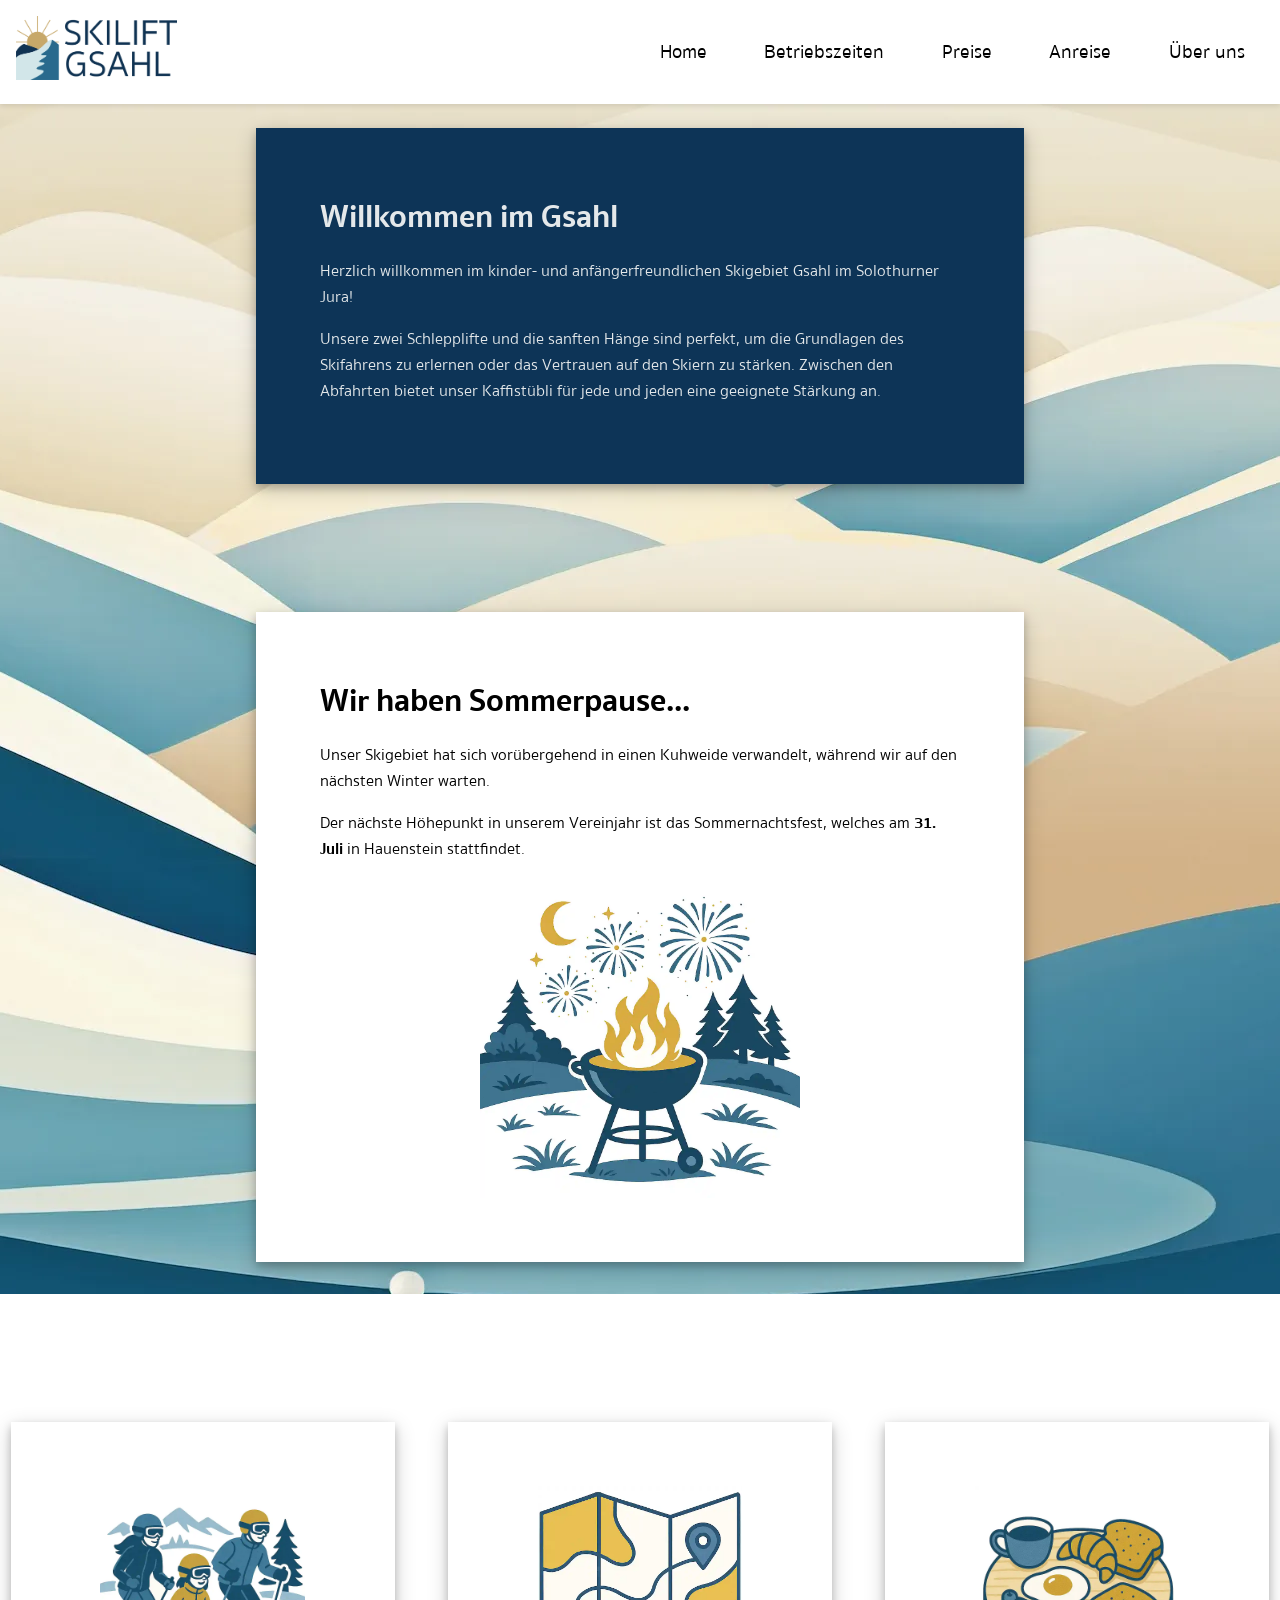
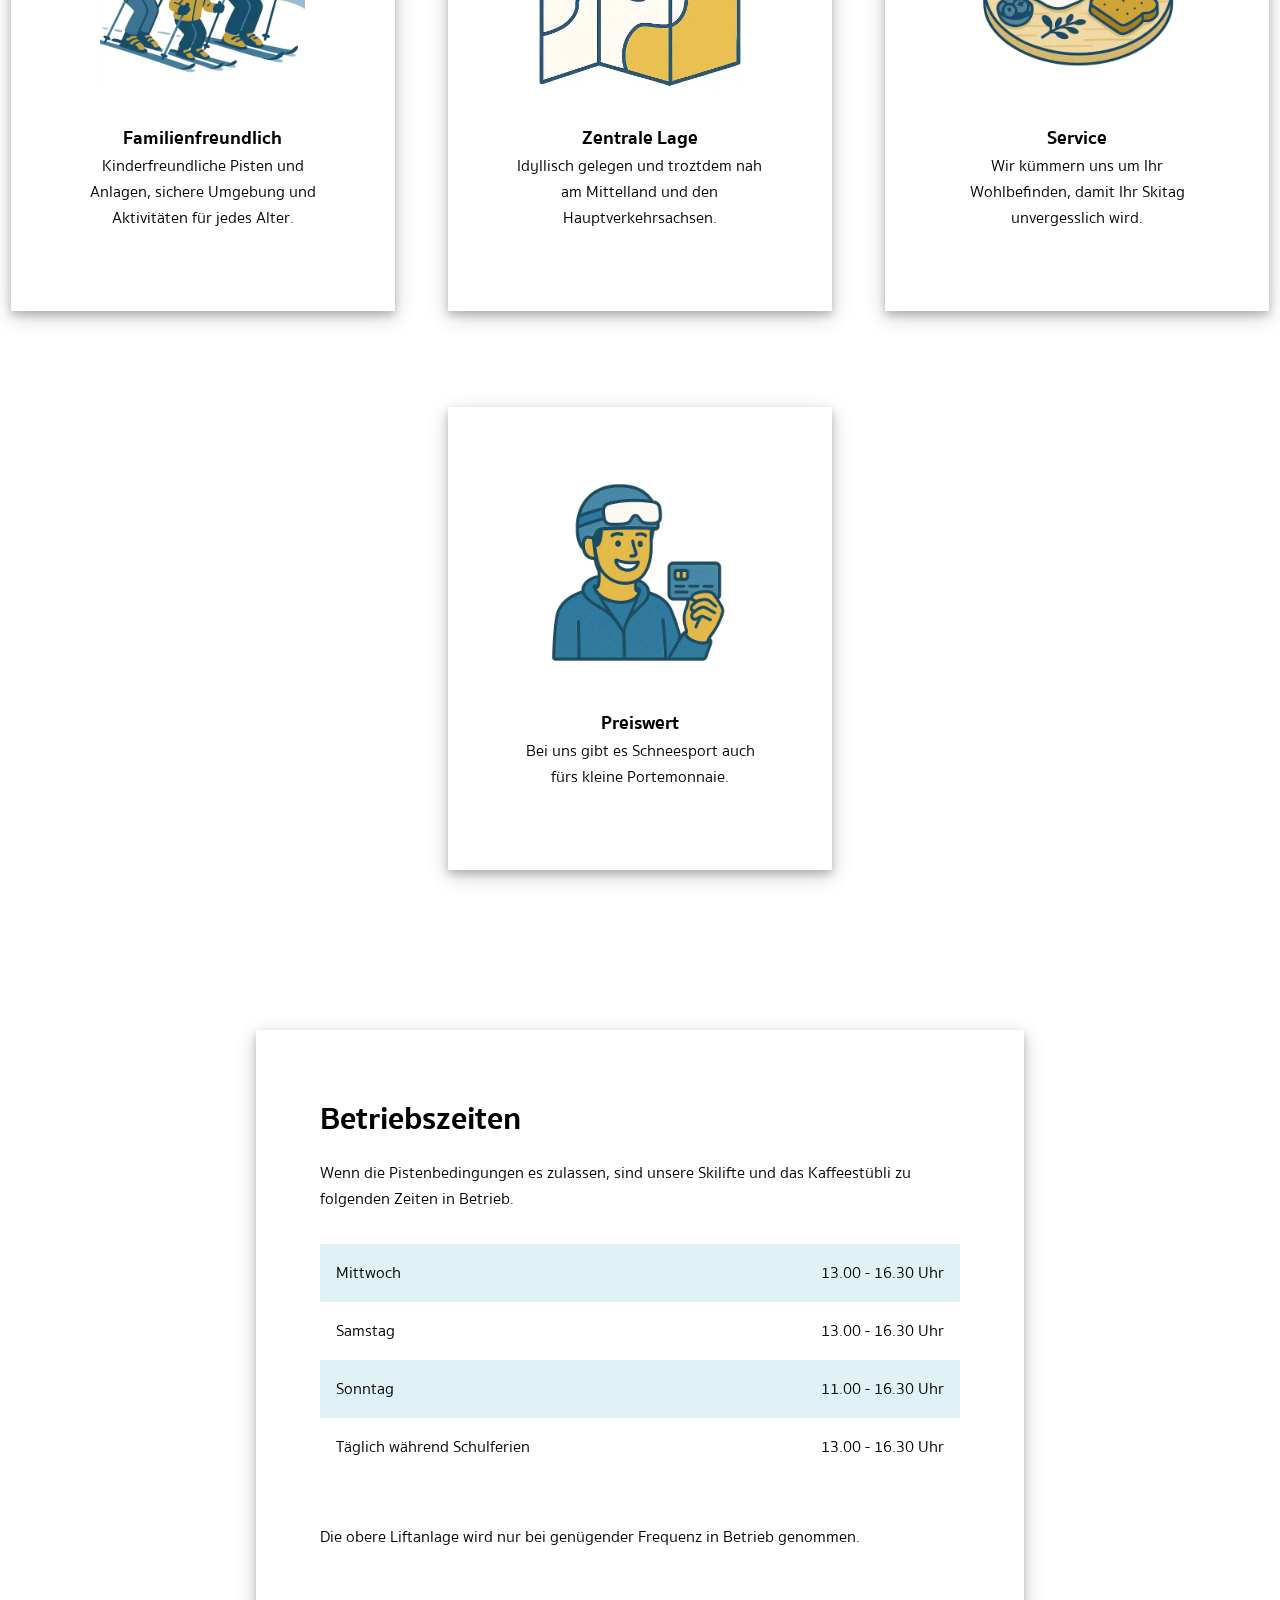
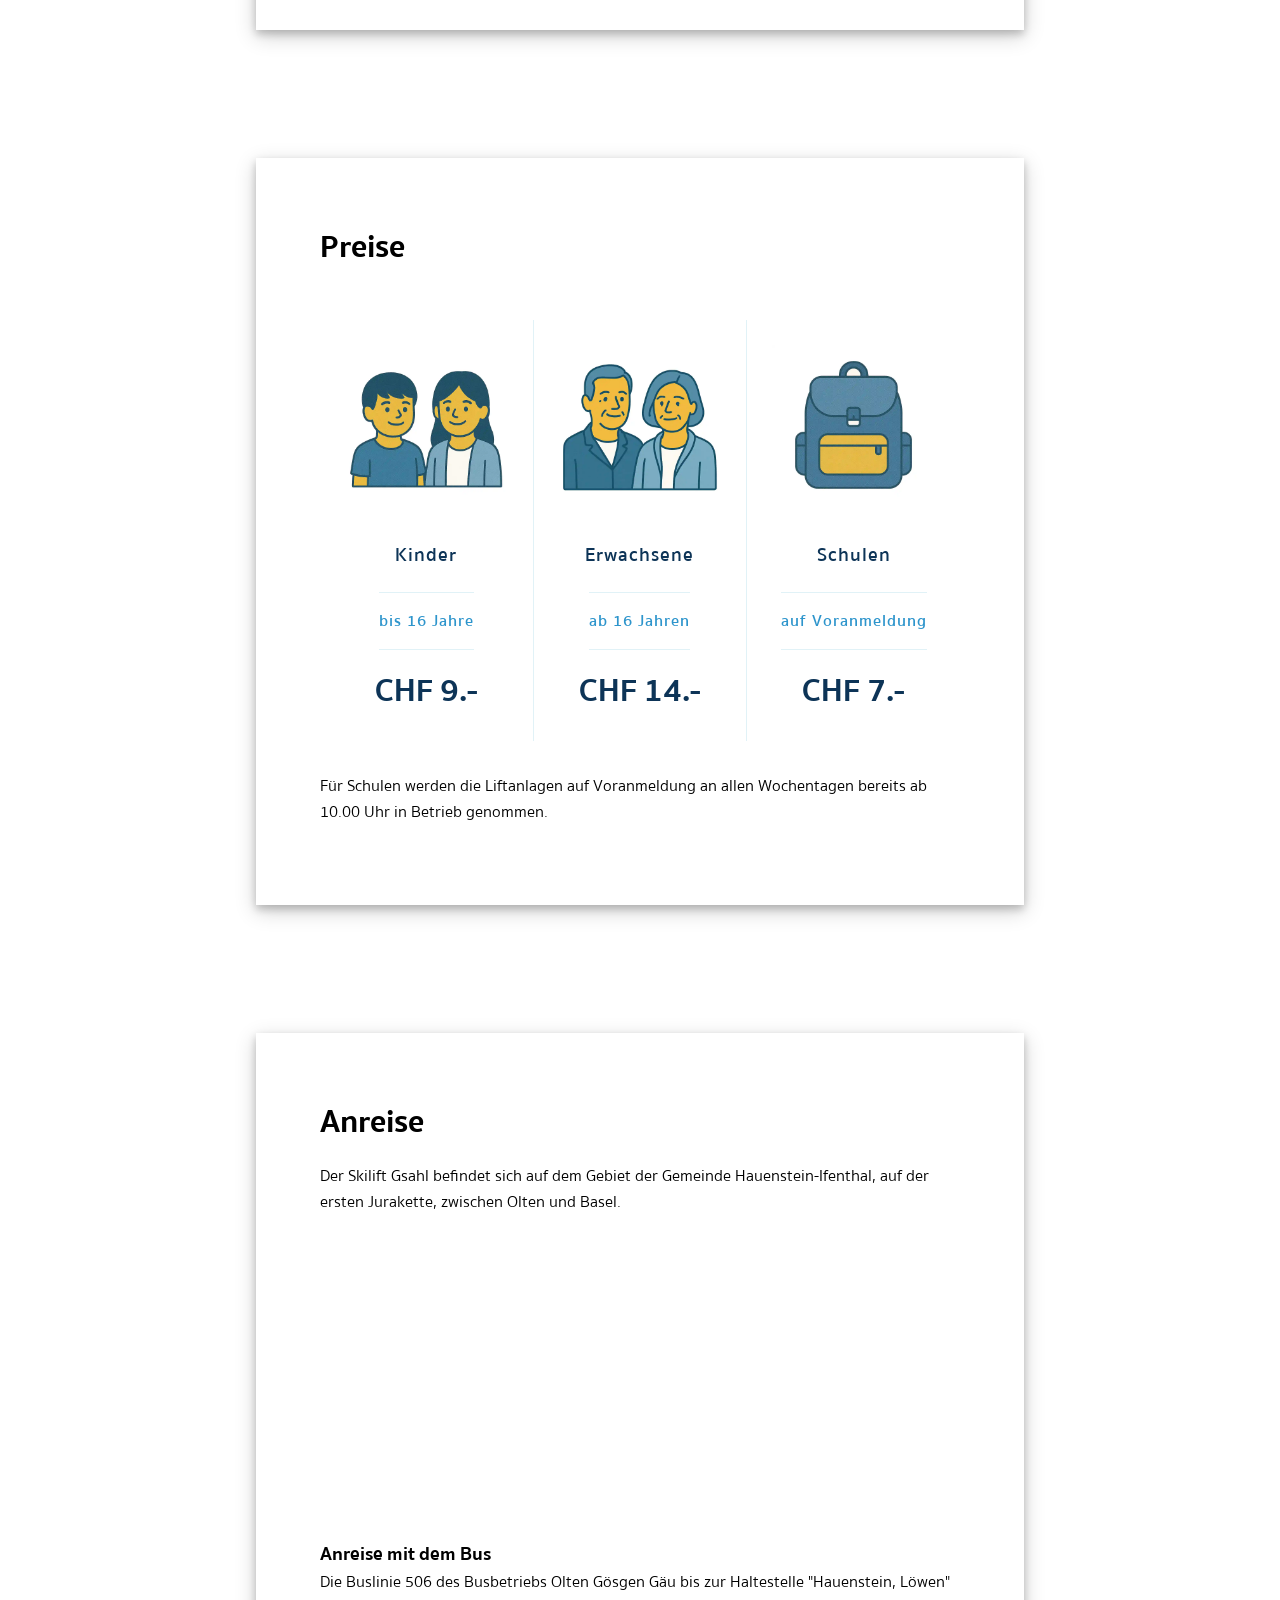
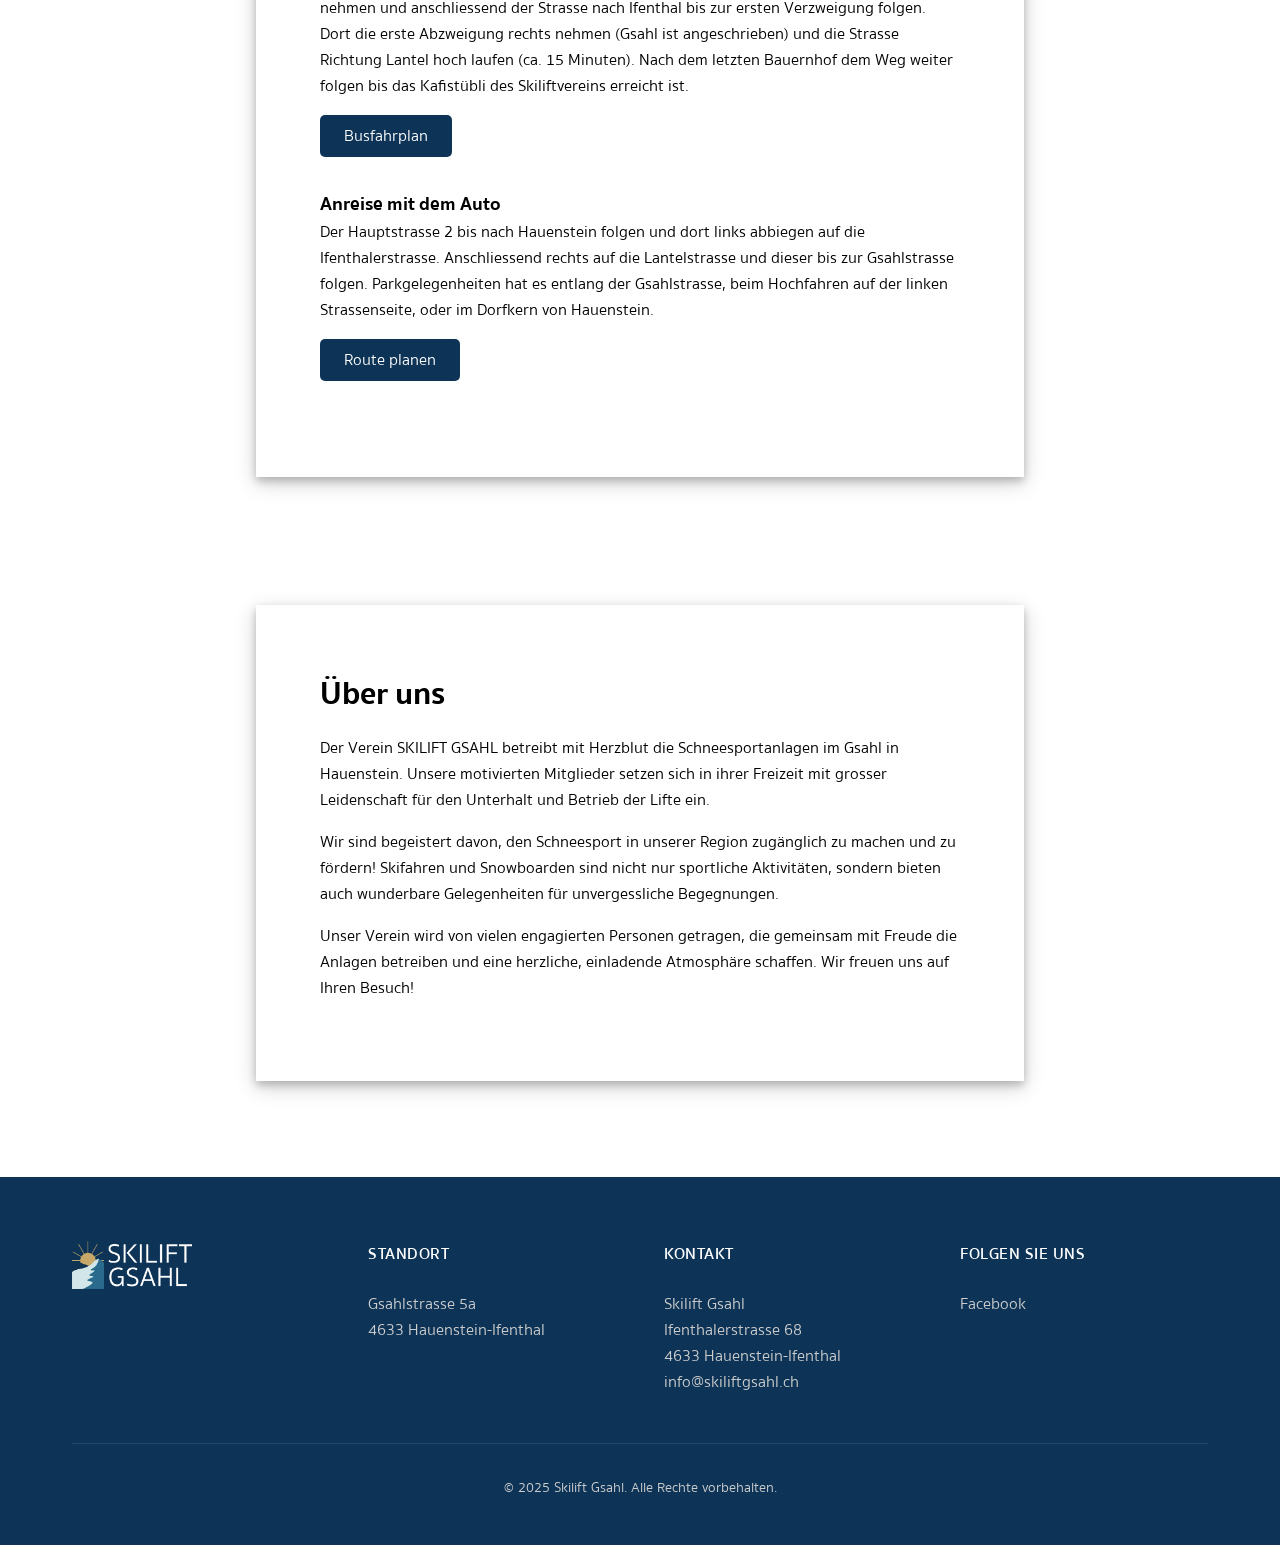
<file: index.html>
<!DOCTYPE html>
<html lang="de">

<head>
    <title>Skilift Gsahl Hauenstein-Ifenthal</title>
    <meta name="description"
        content="Familienfreundliches Skigebiet Skilift Gsahl: Winterspass in der Nähe von Mittelland und Olten. Pisten für Gross & Klein.">
    <meta charset="UTF-8">
    <meta name="viewport" content="width=device-width, initial-scale=1">
    <link rel="stylesheet" href="css/styles.css">
    <link rel="stylesheet" href="font/sukhumvitset/stylesheet.css">

    <link rel="apple-touch-icon" sizes="180x180" href="img/apple-touch-icon.webp">
    <link rel="icon" type="image/png" sizes="32x32" href="img/favicon-32x32.webp">
    <link rel="icon" type="image/png" sizes="16x16" href="img/favicon-16x16.webp">
    <link rel="manifest" href="site.webmanifest">

    <link rel="canonical" href="https://skiliftgsahl.ch">
</head>

<body>

    <nav class="navigation">
        <div class="nav-logo">
            <a href="#" title="Skilift Gsahl">
                <img src="img/logo-skilift.webp" class="logo" alt="Logo des Skilift Gsahl">
            </a>
        </div>
        <div class="nav-links">
            <input id="nav-toggle-input" type="checkbox">
            <label for="nav-toggle-input">☰</label>
            <ul>
                <li><a href="#">Home</a></li>
                <li><a href="#betriebszeiten">Betriebszeiten</a></li>
                <li><a href="#preise">Preise</a></li>
                <li><a href="#anreise">Anreise</a></li>
                <li><a href="#ueber-uns">Über uns</a></li>
            </ul>
        </div>
    </nav>

    <main>
        <section class="with-background">
            <h1 class="invisible">
                Informationen zum Betrieb der Pisten und der Schlepplifte im Gsahl, Hauenstein durch
                den Verein SKILIFT GSAHL
            </h1>
            <article class="dark">
                <header>
                    <h2 class="very-large">Willkommen im Gsahl</h2>
                    <p>
                        Herzlich willkommen im kinder- und anfängerfreundlichen Skigebiet Gsahl im Solothurner Jura!
                    </p>
                    <p>
                        Unsere zwei Schlepplifte und die sanften Hänge sind perfekt, um die Grundlagen des
                        Skifahrens zu erlernen oder das Vertrauen auf den Skiern zu stärken. Zwischen den Abfahrten
                        bietet unser Kaffistübli für jede und jeden eine geeignete Stärkung an.
                    </p>
                </header>
            </article>

            <article>
                <header>
                    <h2>Wir haben Sommerpause...</h2>
                    <p>
                        Unser Skigebiet hat sich vorübergehend in einen Kuhweide verwandelt, während wir auf den nächsten Winter warten.
                    </p>
                    <p>
                        Der nächste Höhepunkt in unserem Vereinjahr ist das Sommernachtsfest, welches am <b>31. Juli</b> in
                        Hauenstein stattfindet.
                    </p>
                </header>
                <img class="default-image" src="img/summer-night.webp"
                    alt="Minimalistische Flat-Style-Grafik eines festlich geschmückten Grills zum 1. August">
            </article>

        </section>
        <section class="section-card">
            <h2 class="invisible">Unsere Vorzüge</h2>

            <article class="article-card">
                <header>
                    <img class="card-image" src="img/family.webp" alt="Familie in Skiausrüstung">
                    <h3>Familienfreundlich</h3>
                    <p>
                        Kinderfreundliche Pisten und Anlagen, sichere Umgebung und Aktivitäten für jedes Alter.
                    </p>
                </header>
            </article>

            <article class="article-card">
                <header>
                    <img class="card-image" src="img/location.webp" alt="Eine abstrakte Karte">
                    <h3>Zentrale Lage</h3>
                    <p>
                        Idyllisch gelegen und troztdem nah am Mittelland und den Hauptverkehrsachsen.
                    </p>
                </header>
            </article>

            <article class="article-card">
                <header>
                    <img class="card-image" src="img/service.webp" alt="Eine Zwischenmahlzeit">
                    <h3>Service</h3>
                    <p>
                        Wir kümmern uns um Ihr Wohlbefinden, damit Ihr Skitag unvergesslich wird.
                    </p>
                </header>
            </article>

            <article class="article-card">
                <header>
                    <img class="card-image" src="img/affordable.webp" alt="Person mit einer Krditkarte">
                    <h3>Preiswert</h3>
                    <p>
                        Bei uns gibt es Schneesport auch fürs kleine Portemonnaie.
                    </p>
                </header>
            </article>

        </section>
        <section>
            <h2 class="invisible">Informationen für Gäste</h2>
            <article id="betriebszeiten">
                <header>
                    <h2>Betriebszeiten</h2>
                    <p>
                        Wenn die Pistenbedingungen es zulassen, sind unsere Skilifte und das Kaffeestübli zu folgenden
                        Zeiten in Betrieb.
                    </p>
                </header>
                <table>
                    <tbody>
                        <tr>
                            <td>Mittwoch</td>
                            <td>13.00 - 16.30 Uhr</td>
                        </tr>
                        <tr>
                            <td>Samstag</td>
                            <td>13.00 - 16.30 Uhr</td>
                        </tr>
                        <tr>
                            <td>Sonntag</td>
                            <td>11.00 - 16.30 Uhr</td>
                        </tr>
                        <tr>
                            <td>Täglich während Schulferien</td>
                            <td>13.00 - 16.30 Uhr</td>
                        </tr>
                    </tbody>
                </table>
                <p>
                    Die obere Liftanlage wird nur bei genügender Frequenz in Betrieb genommen.
                </p>
            </article>

            <article id="preise">
                <header>
                    <h2>Preise</h2>
                </header>
                <div class="pricing-table">

                    <div class="pricing-plan">
                        <img src="img/children.webp" alt="Kinder" class="pricing-img">
                        <h3 class="pricing-header">Kinder</h3>
                        <span class="pricing-features">bis 16 Jahre</span>
                        <span class="pricing-price">CHF 9.-</span>
                    </div>

                    <div class="pricing-plan">
                        <img src="img/adults.webp" alt="Erwachsene" class="pricing-img">
                        <h3 class="pricing-header">Erwachsene</h3>
                        <span class="pricing-features">ab 16 Jahren</span>
                        <span class="pricing-price">CHF 14.-</span>
                    </div>


                    <div class="pricing-plan">
                        <img src="img/school.webp" alt="Eine Schultasche" class="pricing-img">
                        <h3 class="pricing-header">Schulen</h3>
                        <span class="pricing-features">auf Voranmeldung</span>
                        <span class="pricing-price">CHF 7.-</span>
                    </div>

                </div>

                <p>
                    Für Schulen werden die Liftanlagen auf Voranmeldung an allen Wochentagen bereits ab 10.00 Uhr in
                    Betrieb genommen.
                </p>

            </article>

            <article id="anreise">
                <header>
                    <h2>Anreise</h2>
                </header>
                <p>
                    Der Skilift Gsahl befindet sich auf dem Gebiet der Gemeinde Hauenstein-Ifenthal, auf der ersten
                    Jurakette, zwischen Olten und Basel.
                </p>
                <iframe
                    src="https://map.geo.admin.ch/embed.html?topic=swisstopo&amp;lang=de&amp;bgLayer=voidLayer&amp;zoom=10.966222982778431&amp;layers=ch.swisstopo.landeskarte-farbe-10,ch.swisstopo.landeskarte-grau-10,ch.swisstopo.pixelkarte-farbe-pk25.noscale,ch.swisstopo.pixelkarte-farbe-pk50.noscale,ch.swisstopo.pixelkarte-farbe-pk100.noscale,ch.swisstopo.pixelkarte-farbe-pk200.noscale,ch.swisstopo.pixelkarte-farbe-pk500.noscale,ch.swisstopo.pixelkarte-farbe-pk1000.noscale,KML%7C%7Chttps:%2F%2Fpublic.geo.admin.ch%2Fapi%2Fkml%2Ffiles%2Fp3KKn5O-TVqMNj5zvmGKLA&amp;layers_visibility=true,false,false,false,false,false,false,false,true&amp;catalogNodes=1396,1397&amp;E=2631636.92&amp;N=1247628.74"
                    class="map">
                </iframe>
                <h3>Anreise mit dem Bus</h3>
                <p>
                    Die Buslinie 506 des Busbetriebs Olten Gösgen Gäu bis zur Haltestelle "Hauenstein, Löwen" nehmen und
                    anschliessend der Strasse nach Ifenthal bis zur ersten Verzweigung folgen. Dort die erste Abzweigung
                    rechts nehmen (Gsahl ist angeschrieben) und die Strasse Richtung Lantel hoch laufen (ca. 15
                    Minuten). Nach dem letzten Bauernhof dem Weg weiter folgen bis das Kafistübli des Skiliftvereins
                    erreicht ist.
                </p>
                <a href="https://www.sbb.ch/de/kaufen/pages/fahrplan/fahrplan.xhtml?nach=4633+Hauenstein-Ifenthal+Gsahlstrasse+4"
                    class="button-link" target="_blank">
                    Busfahrplan
                </a>

                <h3>Anreise mit dem Auto </h3>
                <p>
                    Der Hauptstrasse 2 bis nach Hauenstein folgen und dort links abbiegen auf die Ifenthalerstrasse.
                    Anschliessend rechts auf die Lantelstrasse und dieser bis zur Gsahlstrasse folgen. Parkgelegenheiten
                    hat es entlang der Gsahlstrasse, beim Hochfahren auf der linken Strassenseite, oder im Dorfkern von
                    Hauenstein.
                </p>
                <a href="https://maps.app.goo.gl/jgj77Mjk9SDiYw5w7" class="button-link" target="_blank">
                    Route planen
                </a>
            </article>

            <article id="ueber-uns">
                <header>
                    <h2>Über uns</h2>
                </header>
                <p>
                    Der Verein SKILIFT GSAHL betreibt mit Herzblut die Schneesportanlagen im Gsahl in Hauenstein.
                    Unsere motivierten Mitglieder setzen sich in ihrer Freizeit mit grosser Leidenschaft für den
                    Unterhalt und Betrieb der Lifte ein.
                </p>
                <p>
                    Wir sind begeistert davon, den Schneesport in unserer Region zugänglich zu machen und zu fördern!
                    Skifahren und Snowboarden sind nicht nur sportliche Aktivitäten, sondern bieten auch wunderbare
                    Gelegenheiten für unvergessliche Begegnungen.
                </p>
                <p>
                    Unser Verein wird von vielen engagierten Personen getragen, die gemeinsam mit Freude die Anlagen
                    betreiben und eine herzliche, einladende Atmosphäre schaffen. Wir freuen uns auf Ihren Besuch!
                </p>
            </article>
        </section>
    </main>

    <footer>
        <div class="footer-container">
            <div class="footer-top">
                <div class="footer-column">
                    <img src="img/logo-skilift-white.webp" class="footer-logo" alt="Logo Skilift Gsahl">
                </div>
                <div class="footer-column">
                    <h3>Standort</h3>
                    <p>
                        Gsahlstrasse 5a<br />
                        4633 Hauenstein-Ifenthal
                    </p>
                </div>
                <div class="footer-column">
                    <h3>Kontakt</h3>
                    <p>
                        Skilift Gsahl<br />
                        Ifenthalerstrasse 68<br />
                        4633 Hauenstein-Ifenthal<br />
                        <a href="mailto:info@skiliftgsahl.ch">info@skiliftgsahl.ch</a>
                    </p>
                </div>
                <div class="footer-column">
                    <h3>Folgen Sie uns</h3>
                    <p>
                        <a href="https://www.facebook.com/skilift.gsahl" target="_blank" rel="noopener">Facebook</a>
                    </p>
                </div>
            </div>
            <div class="footer-bottom">
                <p>&copy; 2025 Skilift Gsahl. Alle Rechte vorbehalten.</p>
            </div>
        </div>
    </footer>

</body>

</html>
</file>
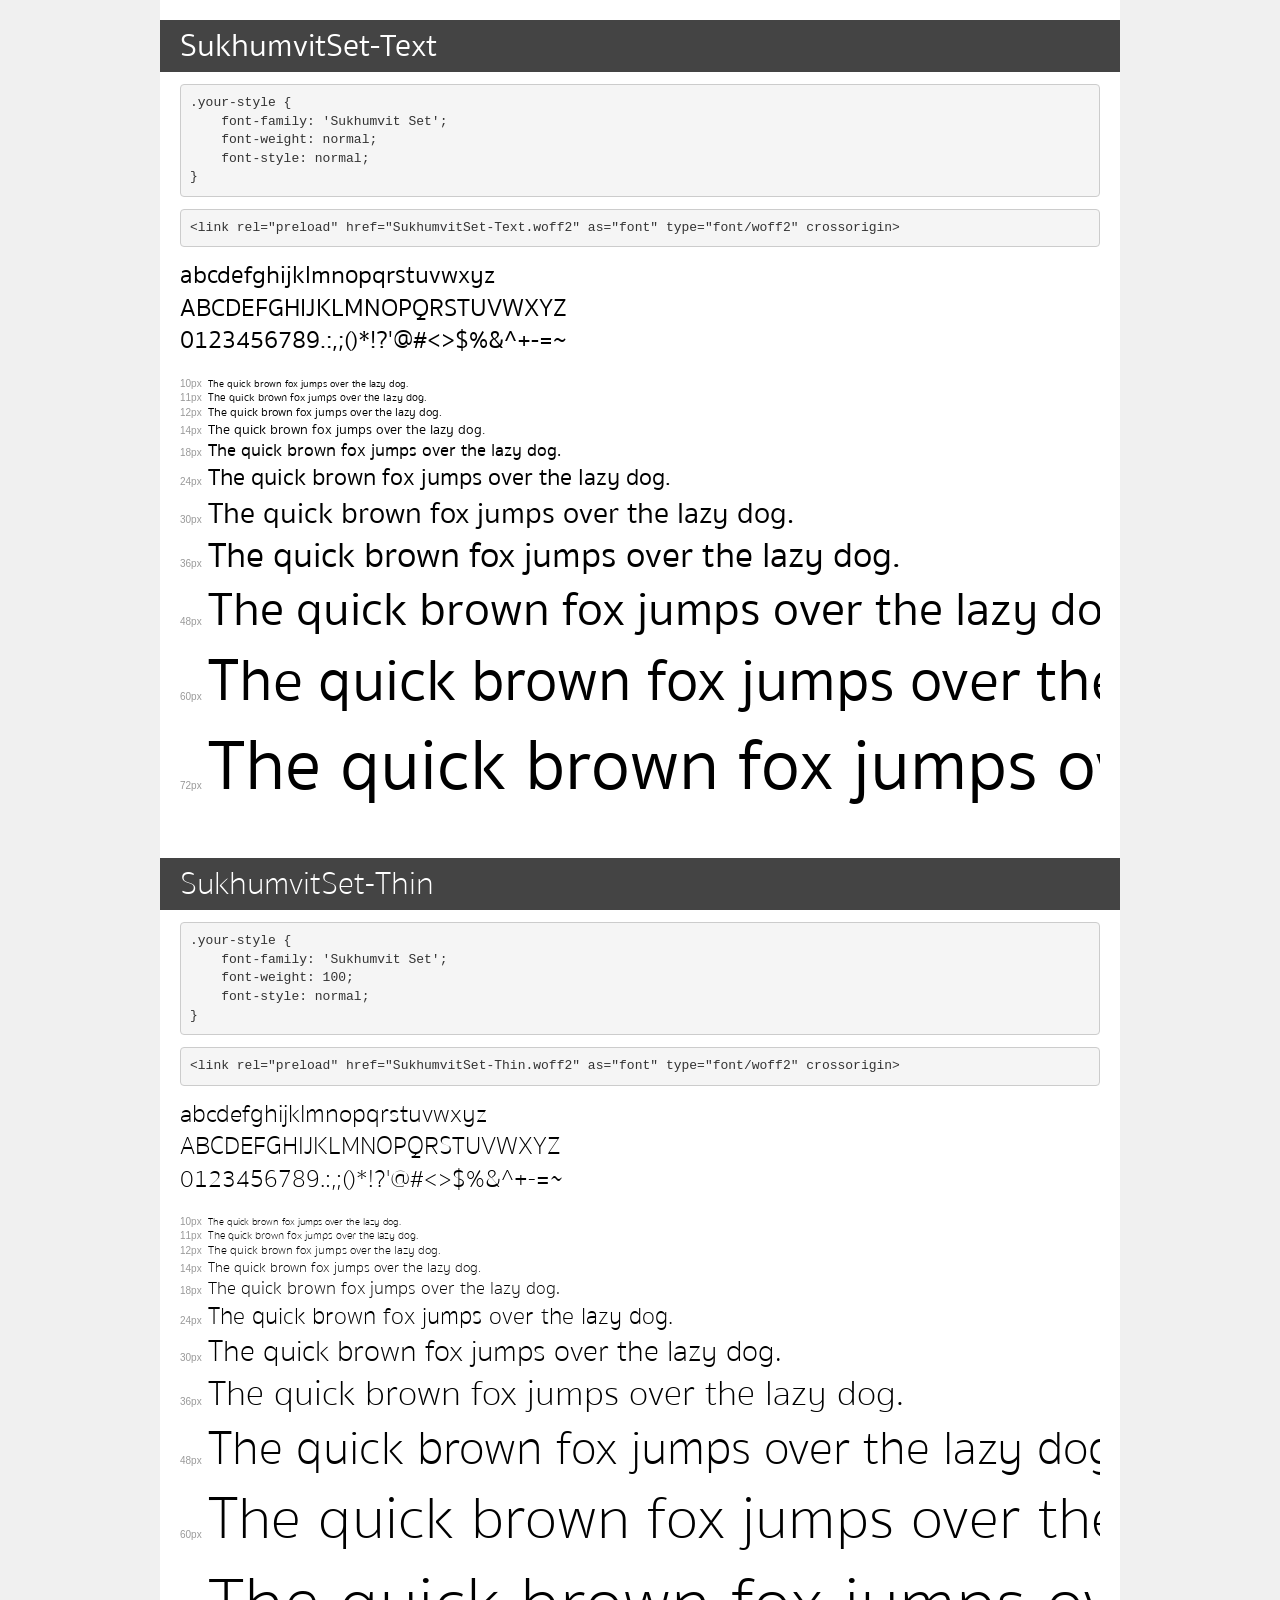
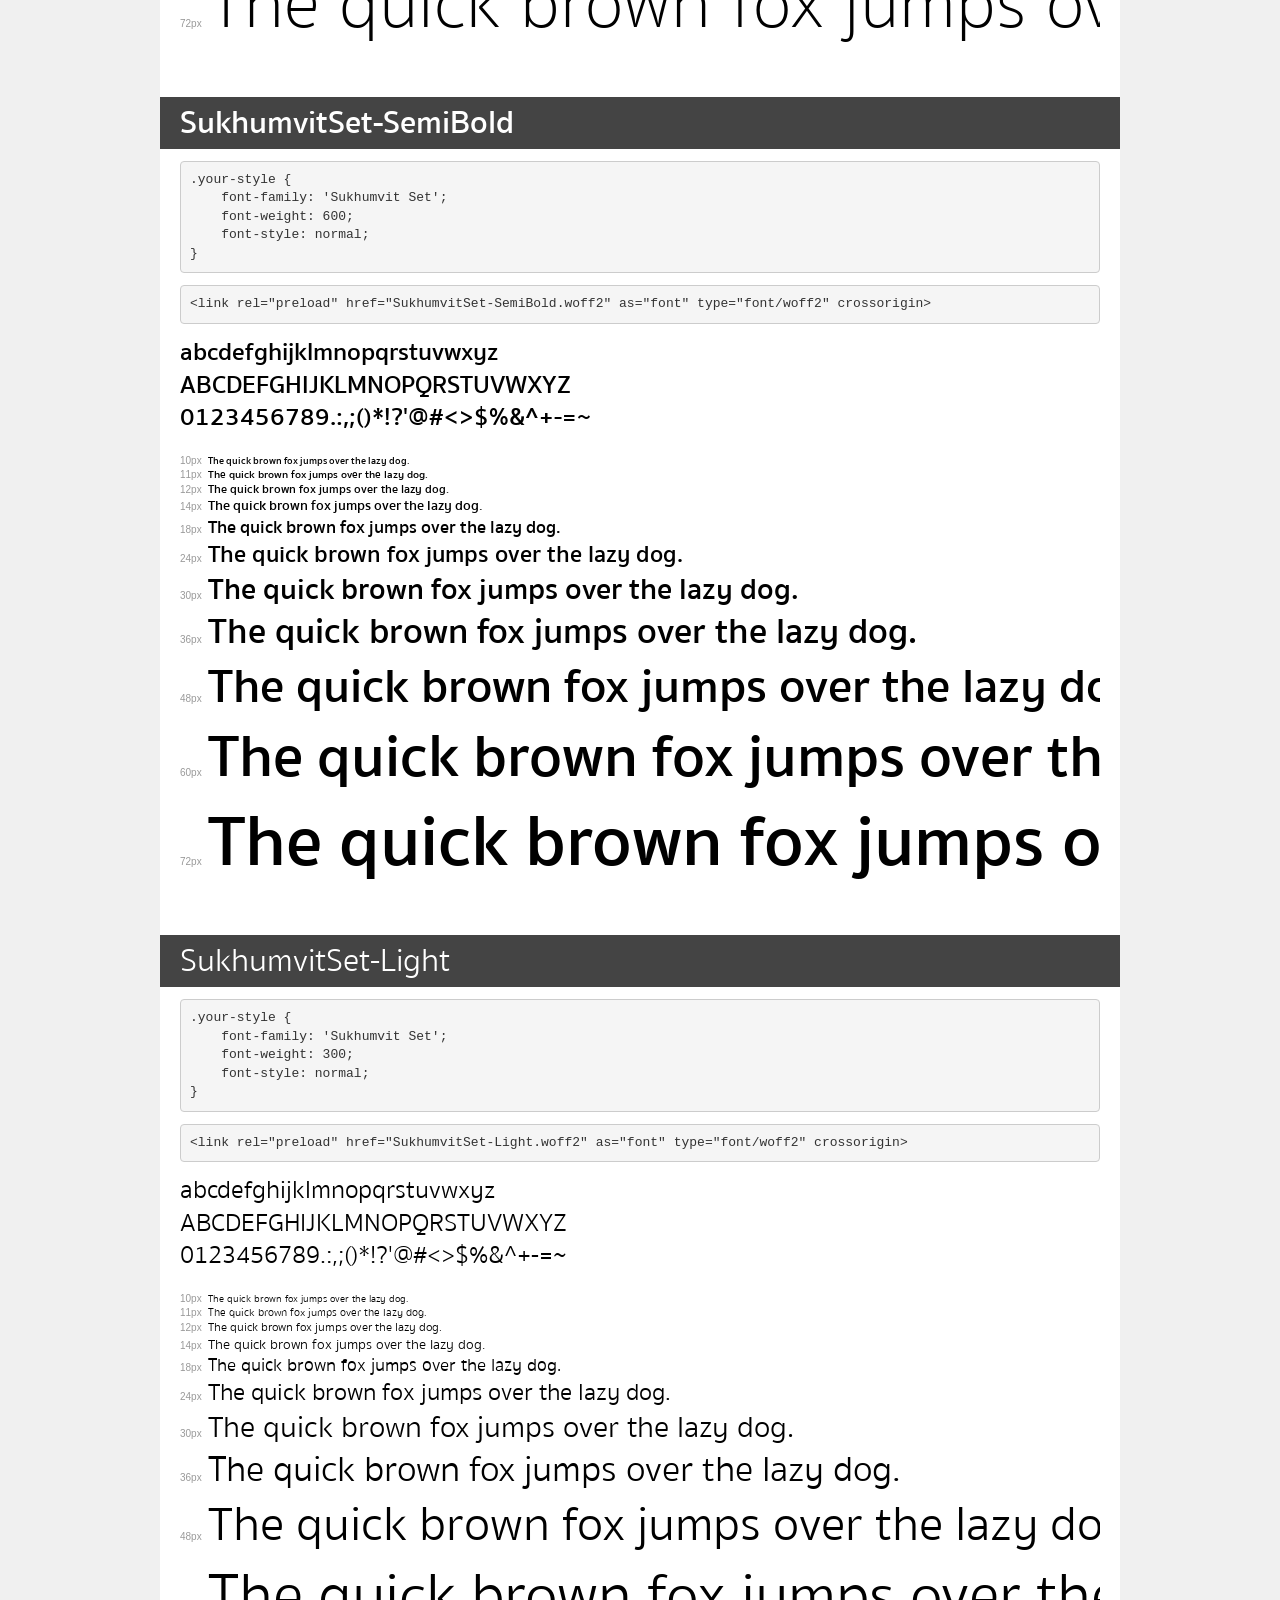
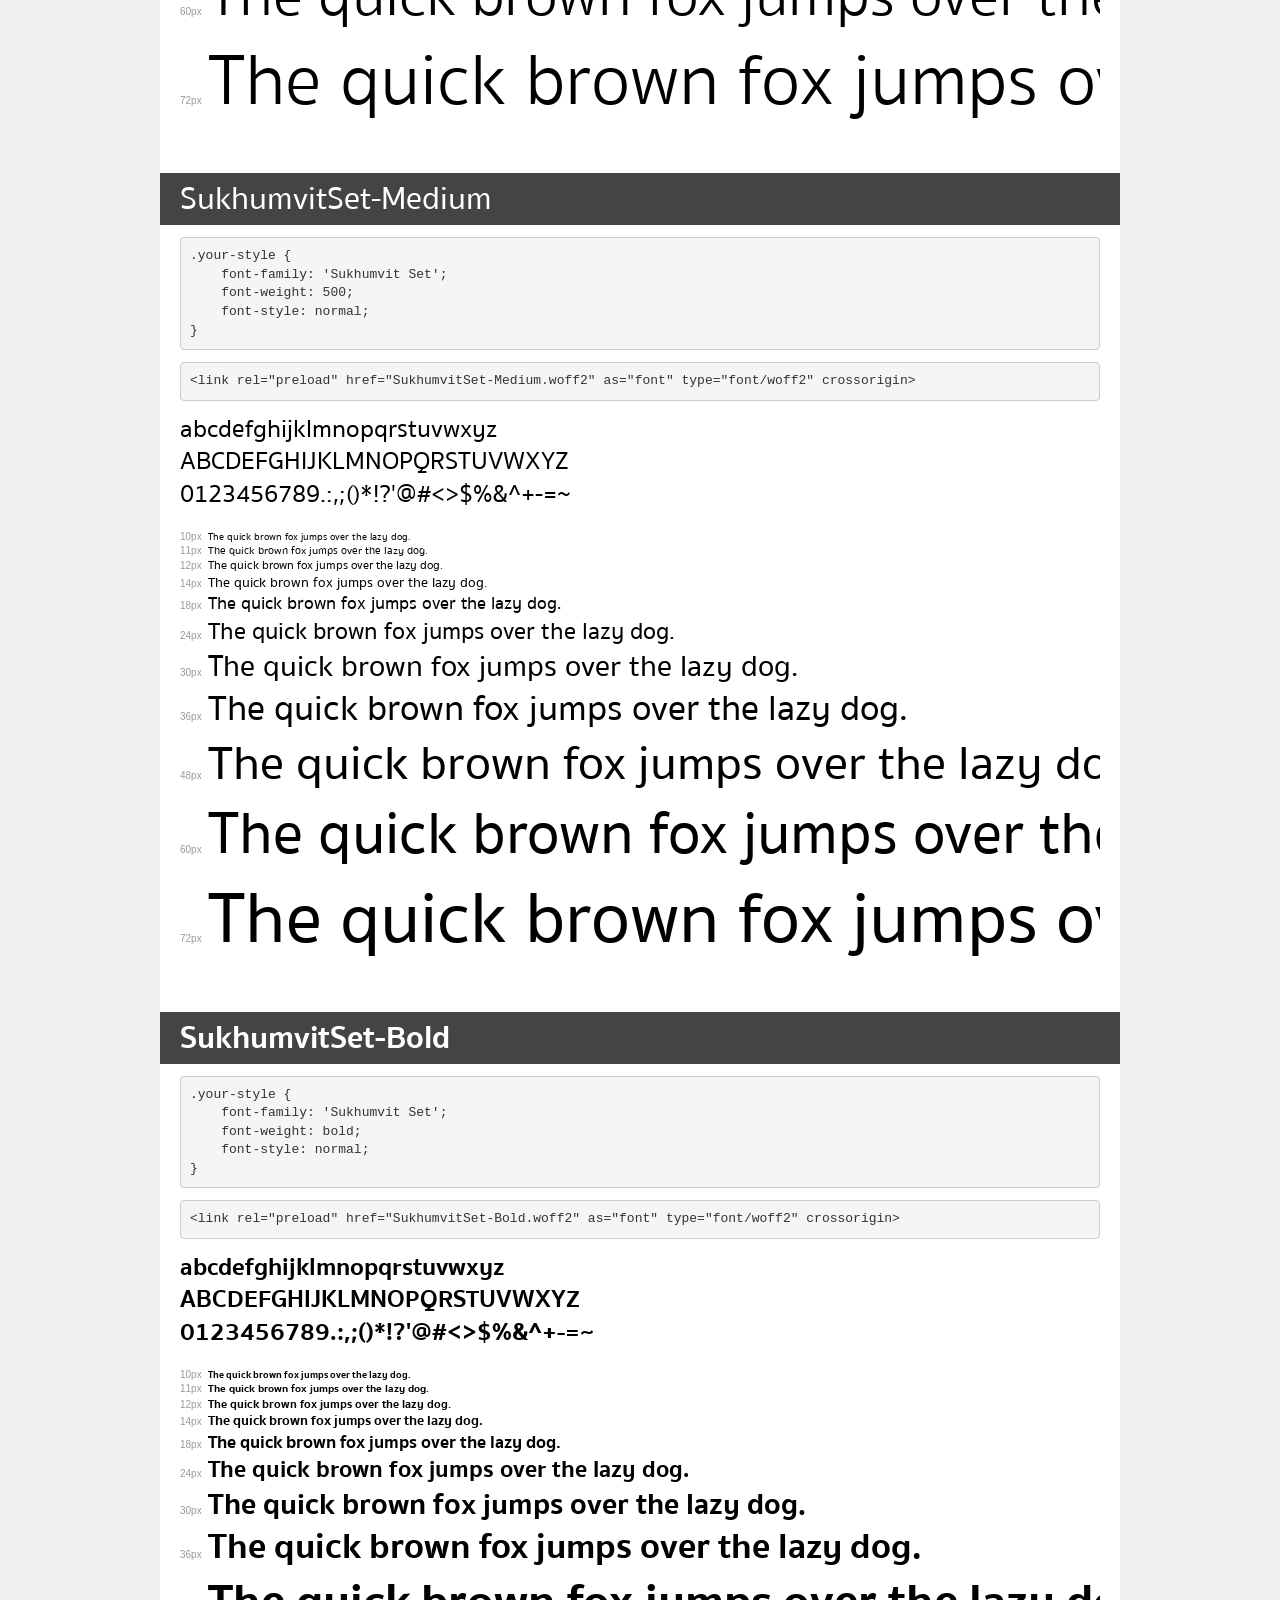
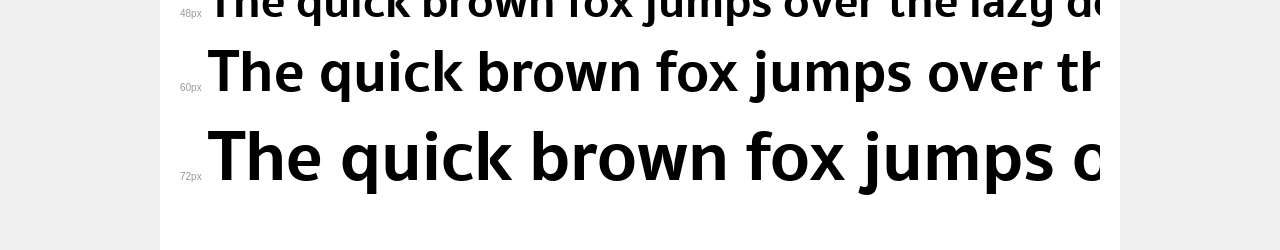
<file: font/sukhumvitset/demo.html>
<!DOCTYPE html>
<html lang="en">
<head>
    <meta charset="utf-8">
    <meta http-equiv="X-UA-Compatible" content="IE=edge">
    <meta name="viewport" content="width=device-width, initial-scale=1">
    <meta name="robots" content="noindex, noarchive">
    <meta name="format-detection" content="telephone=no">
    <title>Transfonter demo</title>
    <link href="stylesheet.css" rel="stylesheet">
    <style>
        /*
        http://meyerweb.com/eric/tools/css/reset/
        v2.0 | 20110126
        License: none (public domain)
        */
        html, body, div, span, applet, object, iframe,
        h1, h2, h3, h4, h5, h6, p, blockquote, pre,
        a, abbr, acronym, address, big, cite, code,
        del, dfn, em, img, ins, kbd, q, s, samp,
        small, strike, strong, sub, sup, tt, var,
        b, u, i, center,
        dl, dt, dd, ol, ul, li,
        fieldset, form, label, legend,
        table, caption, tbody, tfoot, thead, tr, th, td,
        article, aside, canvas, details, embed,
        figure, figcaption, footer, header, hgroup,
        menu, nav, output, ruby, section, summary,
        time, mark, audio, video {
            margin: 0;
            padding: 0;
            border: 0;
            font-size: 100%;
            font: inherit;
            vertical-align: baseline;
        }
        /* HTML5 display-role reset for older browsers */
        article, aside, details, figcaption, figure,
        footer, header, hgroup, menu, nav, section {
            display: block;
        }
        body {
            line-height: 1;
        }
        ol, ul {
            list-style: none;
        }
        blockquote, q {
            quotes: none;
        }
        blockquote:before, blockquote:after,
        q:before, q:after {
            content: '';
            content: none;
        }
        table {
            border-collapse: collapse;
            border-spacing: 0;
        }
        /* demo styles */
        body {
            background: #f0f0f0;
            color: #000;
        }
        .page {
            background: #fff;
            width: 920px;
            margin: 0 auto;
            padding: 20px 20px 0 20px;
            overflow: hidden;
        }
        .font-container {
            overflow-x: auto;
            overflow-y: hidden;
            margin-bottom: 40px;
            line-height: 1.3;
            white-space: nowrap;
            padding-bottom: 5px;
        }
        h1 {
            position: relative;
            background: #444;
            font-size: 32px;
            color: #fff;
            padding: 10px 20px;
            margin: 0 -20px 12px -20px;
        }
        .letters {
            font-size: 25px;
            margin-bottom: 20px;
        }
        .s10:before {
            content: '10px';
        }
        .s11:before {
            content: '11px';
        }
        .s12:before {
            content: '12px';
        }
        .s14:before {
            content: '14px';
        }
        .s18:before {
            content: '18px';
        }
        .s24:before {
            content: '24px';
        }
        .s30:before {
            content: '30px';
        }
        .s36:before {
            content: '36px';
        }
        .s48:before {
            content: '48px';
        }
        .s60:before {
            content: '60px';
        }
        .s72:before {
            content: '72px';
        }
        .s10:before, .s11:before, .s12:before, .s14:before,
        .s18:before, .s24:before, .s30:before, .s36:before,
        .s48:before, .s60:before, .s72:before {
            font-family: Arial, sans-serif;
            font-size: 10px;
            font-weight: normal;
            font-style: normal;
            color: #999;
            padding-right: 6px;
        }
        pre {
            display: block;
            padding: 9px;
            margin: 0 0 12px;
            font-family: Monaco, Menlo, Consolas, "Courier New", monospace;
            font-size: 13px;
            line-height: 1.428571429;
            color: #333;
            font-weight: normal;
            font-style: normal;
            background-color: #f5f5f5;
            border: 1px solid #ccc;
            overflow-x: auto;
            border-radius: 4px;
        }
        /* responsive */
        @media (max-width: 959px) {
            .page {
                width: auto;
                margin: 0;
            }
        }
    </style>
</head>
<body>
<div class="page">
    <div class="demo">
        <h1 style="font-family: 'Sukhumvit Set'; font-weight: normal; font-style: normal;">SukhumvitSet-Text</h1>
        <pre title="Usage">.your-style {
    font-family: 'Sukhumvit Set';
    font-weight: normal;
    font-style: normal;
}</pre>
        <pre title="Preload (optional)">
&lt;link rel=&quot;preload&quot; href=&quot;SukhumvitSet-Text.woff2&quot; as=&quot;font&quot; type=&quot;font/woff2&quot; crossorigin&gt;</pre>
        <div class="font-container" style="font-family: 'Sukhumvit Set'; font-weight: normal; font-style: normal;">
            <p class="letters">
                abcdefghijklmnopqrstuvwxyz<br>
ABCDEFGHIJKLMNOPQRSTUVWXYZ<br>
                0123456789.:,;()*!?'@#&lt;&gt;$%&^+-=~
            </p>
            <p class="s10" style="font-size: 10px;">The quick brown fox jumps over the lazy dog.</p>
            <p class="s11" style="font-size: 11px;">The quick brown fox jumps over the lazy dog.</p>
            <p class="s12" style="font-size: 12px;">The quick brown fox jumps over the lazy dog.</p>
            <p class="s14" style="font-size: 14px;">The quick brown fox jumps over the lazy dog.</p>
            <p class="s18" style="font-size: 18px;">The quick brown fox jumps over the lazy dog.</p>
            <p class="s24" style="font-size: 24px;">The quick brown fox jumps over the lazy dog.</p>
            <p class="s30" style="font-size: 30px;">The quick brown fox jumps over the lazy dog.</p>
            <p class="s36" style="font-size: 36px;">The quick brown fox jumps over the lazy dog.</p>
            <p class="s48" style="font-size: 48px;">The quick brown fox jumps over the lazy dog.</p>
            <p class="s60" style="font-size: 60px;">The quick brown fox jumps over the lazy dog.</p>
            <p class="s72" style="font-size: 72px;">The quick brown fox jumps over the lazy dog.</p>
        </div>
    </div>

    <div class="demo">
        <h1 style="font-family: 'Sukhumvit Set'; font-weight: 100; font-style: normal;">SukhumvitSet-Thin</h1>
        <pre title="Usage">.your-style {
    font-family: 'Sukhumvit Set';
    font-weight: 100;
    font-style: normal;
}</pre>
        <pre title="Preload (optional)">
&lt;link rel=&quot;preload&quot; href=&quot;SukhumvitSet-Thin.woff2&quot; as=&quot;font&quot; type=&quot;font/woff2&quot; crossorigin&gt;</pre>
        <div class="font-container" style="font-family: 'Sukhumvit Set'; font-weight: 100; font-style: normal;">
            <p class="letters">
                abcdefghijklmnopqrstuvwxyz<br>
ABCDEFGHIJKLMNOPQRSTUVWXYZ<br>
                0123456789.:,;()*!?'@#&lt;&gt;$%&^+-=~
            </p>
            <p class="s10" style="font-size: 10px;">The quick brown fox jumps over the lazy dog.</p>
            <p class="s11" style="font-size: 11px;">The quick brown fox jumps over the lazy dog.</p>
            <p class="s12" style="font-size: 12px;">The quick brown fox jumps over the lazy dog.</p>
            <p class="s14" style="font-size: 14px;">The quick brown fox jumps over the lazy dog.</p>
            <p class="s18" style="font-size: 18px;">The quick brown fox jumps over the lazy dog.</p>
            <p class="s24" style="font-size: 24px;">The quick brown fox jumps over the lazy dog.</p>
            <p class="s30" style="font-size: 30px;">The quick brown fox jumps over the lazy dog.</p>
            <p class="s36" style="font-size: 36px;">The quick brown fox jumps over the lazy dog.</p>
            <p class="s48" style="font-size: 48px;">The quick brown fox jumps over the lazy dog.</p>
            <p class="s60" style="font-size: 60px;">The quick brown fox jumps over the lazy dog.</p>
            <p class="s72" style="font-size: 72px;">The quick brown fox jumps over the lazy dog.</p>
        </div>
    </div>

    <div class="demo">
        <h1 style="font-family: 'Sukhumvit Set'; font-weight: 600; font-style: normal;">SukhumvitSet-SemiBold</h1>
        <pre title="Usage">.your-style {
    font-family: 'Sukhumvit Set';
    font-weight: 600;
    font-style: normal;
}</pre>
        <pre title="Preload (optional)">
&lt;link rel=&quot;preload&quot; href=&quot;SukhumvitSet-SemiBold.woff2&quot; as=&quot;font&quot; type=&quot;font/woff2&quot; crossorigin&gt;</pre>
        <div class="font-container" style="font-family: 'Sukhumvit Set'; font-weight: 600; font-style: normal;">
            <p class="letters">
                abcdefghijklmnopqrstuvwxyz<br>
ABCDEFGHIJKLMNOPQRSTUVWXYZ<br>
                0123456789.:,;()*!?'@#&lt;&gt;$%&^+-=~
            </p>
            <p class="s10" style="font-size: 10px;">The quick brown fox jumps over the lazy dog.</p>
            <p class="s11" style="font-size: 11px;">The quick brown fox jumps over the lazy dog.</p>
            <p class="s12" style="font-size: 12px;">The quick brown fox jumps over the lazy dog.</p>
            <p class="s14" style="font-size: 14px;">The quick brown fox jumps over the lazy dog.</p>
            <p class="s18" style="font-size: 18px;">The quick brown fox jumps over the lazy dog.</p>
            <p class="s24" style="font-size: 24px;">The quick brown fox jumps over the lazy dog.</p>
            <p class="s30" style="font-size: 30px;">The quick brown fox jumps over the lazy dog.</p>
            <p class="s36" style="font-size: 36px;">The quick brown fox jumps over the lazy dog.</p>
            <p class="s48" style="font-size: 48px;">The quick brown fox jumps over the lazy dog.</p>
            <p class="s60" style="font-size: 60px;">The quick brown fox jumps over the lazy dog.</p>
            <p class="s72" style="font-size: 72px;">The quick brown fox jumps over the lazy dog.</p>
        </div>
    </div>

    <div class="demo">
        <h1 style="font-family: 'Sukhumvit Set'; font-weight: 300; font-style: normal;">SukhumvitSet-Light</h1>
        <pre title="Usage">.your-style {
    font-family: 'Sukhumvit Set';
    font-weight: 300;
    font-style: normal;
}</pre>
        <pre title="Preload (optional)">
&lt;link rel=&quot;preload&quot; href=&quot;SukhumvitSet-Light.woff2&quot; as=&quot;font&quot; type=&quot;font/woff2&quot; crossorigin&gt;</pre>
        <div class="font-container" style="font-family: 'Sukhumvit Set'; font-weight: 300; font-style: normal;">
            <p class="letters">
                abcdefghijklmnopqrstuvwxyz<br>
ABCDEFGHIJKLMNOPQRSTUVWXYZ<br>
                0123456789.:,;()*!?'@#&lt;&gt;$%&^+-=~
            </p>
            <p class="s10" style="font-size: 10px;">The quick brown fox jumps over the lazy dog.</p>
            <p class="s11" style="font-size: 11px;">The quick brown fox jumps over the lazy dog.</p>
            <p class="s12" style="font-size: 12px;">The quick brown fox jumps over the lazy dog.</p>
            <p class="s14" style="font-size: 14px;">The quick brown fox jumps over the lazy dog.</p>
            <p class="s18" style="font-size: 18px;">The quick brown fox jumps over the lazy dog.</p>
            <p class="s24" style="font-size: 24px;">The quick brown fox jumps over the lazy dog.</p>
            <p class="s30" style="font-size: 30px;">The quick brown fox jumps over the lazy dog.</p>
            <p class="s36" style="font-size: 36px;">The quick brown fox jumps over the lazy dog.</p>
            <p class="s48" style="font-size: 48px;">The quick brown fox jumps over the lazy dog.</p>
            <p class="s60" style="font-size: 60px;">The quick brown fox jumps over the lazy dog.</p>
            <p class="s72" style="font-size: 72px;">The quick brown fox jumps over the lazy dog.</p>
        </div>
    </div>

    <div class="demo">
        <h1 style="font-family: 'Sukhumvit Set'; font-weight: 500; font-style: normal;">SukhumvitSet-Medium</h1>
        <pre title="Usage">.your-style {
    font-family: 'Sukhumvit Set';
    font-weight: 500;
    font-style: normal;
}</pre>
        <pre title="Preload (optional)">
&lt;link rel=&quot;preload&quot; href=&quot;SukhumvitSet-Medium.woff2&quot; as=&quot;font&quot; type=&quot;font/woff2&quot; crossorigin&gt;</pre>
        <div class="font-container" style="font-family: 'Sukhumvit Set'; font-weight: 500; font-style: normal;">
            <p class="letters">
                abcdefghijklmnopqrstuvwxyz<br>
ABCDEFGHIJKLMNOPQRSTUVWXYZ<br>
                0123456789.:,;()*!?'@#&lt;&gt;$%&^+-=~
            </p>
            <p class="s10" style="font-size: 10px;">The quick brown fox jumps over the lazy dog.</p>
            <p class="s11" style="font-size: 11px;">The quick brown fox jumps over the lazy dog.</p>
            <p class="s12" style="font-size: 12px;">The quick brown fox jumps over the lazy dog.</p>
            <p class="s14" style="font-size: 14px;">The quick brown fox jumps over the lazy dog.</p>
            <p class="s18" style="font-size: 18px;">The quick brown fox jumps over the lazy dog.</p>
            <p class="s24" style="font-size: 24px;">The quick brown fox jumps over the lazy dog.</p>
            <p class="s30" style="font-size: 30px;">The quick brown fox jumps over the lazy dog.</p>
            <p class="s36" style="font-size: 36px;">The quick brown fox jumps over the lazy dog.</p>
            <p class="s48" style="font-size: 48px;">The quick brown fox jumps over the lazy dog.</p>
            <p class="s60" style="font-size: 60px;">The quick brown fox jumps over the lazy dog.</p>
            <p class="s72" style="font-size: 72px;">The quick brown fox jumps over the lazy dog.</p>
        </div>
    </div>

    <div class="demo">
        <h1 style="font-family: 'Sukhumvit Set'; font-weight: bold; font-style: normal;">SukhumvitSet-Bold</h1>
        <pre title="Usage">.your-style {
    font-family: 'Sukhumvit Set';
    font-weight: bold;
    font-style: normal;
}</pre>
        <pre title="Preload (optional)">
&lt;link rel=&quot;preload&quot; href=&quot;SukhumvitSet-Bold.woff2&quot; as=&quot;font&quot; type=&quot;font/woff2&quot; crossorigin&gt;</pre>
        <div class="font-container" style="font-family: 'Sukhumvit Set'; font-weight: bold; font-style: normal;">
            <p class="letters">
                abcdefghijklmnopqrstuvwxyz<br>
ABCDEFGHIJKLMNOPQRSTUVWXYZ<br>
                0123456789.:,;()*!?'@#&lt;&gt;$%&^+-=~
            </p>
            <p class="s10" style="font-size: 10px;">The quick brown fox jumps over the lazy dog.</p>
            <p class="s11" style="font-size: 11px;">The quick brown fox jumps over the lazy dog.</p>
            <p class="s12" style="font-size: 12px;">The quick brown fox jumps over the lazy dog.</p>
            <p class="s14" style="font-size: 14px;">The quick brown fox jumps over the lazy dog.</p>
            <p class="s18" style="font-size: 18px;">The quick brown fox jumps over the lazy dog.</p>
            <p class="s24" style="font-size: 24px;">The quick brown fox jumps over the lazy dog.</p>
            <p class="s30" style="font-size: 30px;">The quick brown fox jumps over the lazy dog.</p>
            <p class="s36" style="font-size: 36px;">The quick brown fox jumps over the lazy dog.</p>
            <p class="s48" style="font-size: 48px;">The quick brown fox jumps over the lazy dog.</p>
            <p class="s60" style="font-size: 60px;">The quick brown fox jumps over the lazy dog.</p>
            <p class="s72" style="font-size: 72px;">The quick brown fox jumps over the lazy dog.</p>
        </div>
    </div>

</div>
</body>
</html>
</file>
<file: css/styles.css>
* {
  margin: 0;
  padding: 0;
  box-sizing: border-box;
}

body {
  font-family: "Sukhumvit Set", Verdana, sans-serif;
}

.content {
  max-width: 1000px;
  margin: 0 auto;
  padding: 2em;
  text-align: center;
}

h2 {
  font-size: 2em;
  padding-bottom: 0.5em;
}

p {
  padding-bottom: 1em;
}

.invisible {
  display: none;
}

.default-image {
  display: block;
  margin-left: auto;
  margin-right: auto;
  width: 50%;
}

.card-image {
  display: block;
  margin-left: auto;
  margin-right: auto;
  width: 80%;
  padding-bottom: 2em;
}

.button-link {
  display: inline-block;
  padding: 0.5em 1.5em;
  margin-bottom: 2em;
  background-color: #0d3457;
  color: #fff;
  text-decoration: none;
  text-align: center;
  border: none;
  border-radius: 5px;
  cursor: pointer;
}

.button-link:hover {
  background-color: #2e95cc;
}

.map {
  width: 100%;
  height: 300px;
  border: 0;
}

@media (max-width: 768px) {
  .default-image {
    width: 100%;
  }

  .button-link {
    width: 100%;
  }
}

/* Navigation */
.navigation {
  display: flex;
  align-items: center;
  justify-content: space-between;
  padding: 1em;
  background-color: white;
  color: black;
  position: fixed;
  top: 0;
  left: 0;
  width: 100%;
  z-index: 1000;
  box-shadow: 0 2px 5px rgba(0, 0, 0, 0.1);
}

.nav-logo a img {
  height: 4em;
}

.nav-links a {
  color: black;
  text-decoration: none;
}

.nav-links input[type="checkbox"] {
  display: none;
}

.nav-links label {
  display: none;
  font-size: 1.5em;
  user-select: none;
  -webkit-user-select: none;
}

.nav-links ul {
  display: flex;
  gap: 1em;
  font-size: 1.2em;
}

.nav-links li:hover {
  background-color: #d1e7ea;
  border-radius: 0.2em;
  transition: 0.3s ease;
}

.nav-links li {
  padding: 0.5em 1em;
  list-style: none;
}

@media (max-width: 768px) {
  .nav-links input[type="checkbox"]:checked~ul {
    display: block;
  }

  .nav-links label {
    display: block;
  }

  .nav-links ul {
    display: none;
    position: absolute;
    background-color: #d1e7ea;
    right: 0;
    left: 0;
    text-align: center;
    padding: 1em 0;
    margin-top: 1em;
  }

  .nav-links li:hover {
    display: inline-block;
    background-color: #2e95cc;
    transition: 0.3s ease;
  }

  .nav-links li+li {
    margin-top: 1em;
  }
}

/* Sections */
section {
  display: flex;
  flex-wrap: wrap;
  justify-content: center;
  margin-top: 6em;
  gap: 4em;
}

.section-card {
  gap: 2em;
}

.with-background {
  background-image: url("../img/background-4096.webp");
  background-repeat: no-repeat;
  background-position: top;
}

article {
  background-color: white;
  max-width: 768px;
  margin: 0 auto;
  padding: 4em;
  margin-top: 2em;
  margin-bottom: 2em;
  font-size: 1em;
  box-shadow: 0 4px 8px 0 rgba(0, 0, 0, 0.2), 0 6px 20px 0 rgba(0, 0, 0, 0.19);
}

.article-card {
  max-width: 384px;
  min-height: 400px;
  text-align: center;
}

.dark {
  background-color: #0d3457;
  color: #e4e8ea;
}

@media (max-width: 1024px) {
  .with-background {
    background-image: url("../img/background-1024.webp");
  }
}

@media (min-width: 1025px) and (max-width: 2048px) {
  .with-background {
    background-image: url("../img/background-2048.webp");
  }
}

/* Tables */
table {
  width: 100%;
  border-collapse: collapse;
  border: none;
  margin-top: 1em;
  margin-bottom: 3em;
}

tr:nth-child(odd) {
  background-color: #e1f2f7;
}

td {
  padding: 1em;
}

td:not(:first-child),
th:not(:first-child) {
  text-align: right;
  white-space: nowrap;
}

.pricing-table {
  display: flex;
  flex-direction: column;
}

.pricing-table * {
  text-align: center;
}

.pricing-plan {
  border-bottom: 1px solid #e1f2f7;
  padding: 2em;
  margin-top: 2em;
  margin-bottom: 2em;
}

.pricing-img {
  margin-bottom: 25px;
  max-width: 100%;
  min-width: 10em;
}

.pricing-header {
  color: #0d3457;
  font-weight: 600;
  letter-spacing: 1px;
  padding-bottom: 2em;
}

.pricing-features {
  color: #2e95cc;
  font-weight: 600;
  letter-spacing: 1px;
  margin: 50px 0 25px;
  border-top: 1px solid #e1f2f7;
  border-bottom: 1px solid #e1f2f7;
  font-size: 1em;
  line-height: 1.5;
  padding: 15px 0;
}

.pricing-price {
  padding-top: 1em;
  color: #0d3457;
  display: block;
  font-size: 2em;
  font-weight: 700;
}

@media (min-width: 768px) {
  .pricing-table {
    flex-direction: row;
  }

  .pricing-plan {
    border-bottom: none;
    border-right: 1px solid #e1f2f7;
    flex-basis: 100%;
    padding: 25px 25px;
  }

  .pricing-plan:last-child {
    border-right: none;
  }
}

/* Footer */
footer {
  background-color: #0d3457;
  color: #cccccc;
  padding: 0;
  margin-top: 4em;
}

.footer-container {
  max-width: 1200px;
  margin: 0 auto;
  padding: 4em 2em 2em;
}

.footer-top {
  display: grid;
  grid-template-columns: repeat(auto-fit, minmax(200px, 1fr));
  gap: 3em;
  padding-bottom: 3em;
  border-bottom: 1px solid rgba(255, 255, 255, 0.1);
}

.footer-column h3 {
  color: #ffffff;
  font-size: 1em;
  font-weight: 600;
  margin-bottom: 1.5em;
  text-transform: uppercase;
  letter-spacing: 0.5px;
}

.footer-column p {
  list-style: none;
  padding: 0;
  margin: 0;
}

.footer-column a {
  color: #cccccc;
  text-decoration: none;
  transition: color 0.3s ease;
}

.footer-column a:hover {
  color: #ffffff;
}

.footer-logo {
  height: 3em;
  margin-bottom: 1em;
}

.footer-bottom {
  padding-top: 2em;
  text-align: center;
}

.footer-bottom p {
  margin: 0;
  font-size: 0.9em;
}

@media (max-width: 768px) {
  .footer-top {
    grid-template-columns: 1fr;
    gap: 2em;
  }

  .footer-column {
    text-align: center;
  }

  .footer-logo {
    display: block;
    margin-left: auto;
    margin-right: auto;
  }
}
</file>
<file: font/sukhumvitset/stylesheet.css>
@font-face {
    font-family: 'Sukhumvit Set';
    src: url('SukhumvitSet-Text.woff2') format('woff2'),
        url('SukhumvitSet-Text.woff') format('woff'),
        url('SukhumvitSet-Text.ttf') format('truetype'),
        url('SukhumvitSet-Text.svg#SukhumvitSet-Text') format('svg');
    font-weight: normal;
    font-style: normal;
    font-display: swap;
}

@font-face {
    font-family: 'Sukhumvit Set';
    src: url('SukhumvitSet-Thin.woff2') format('woff2'),
        url('SukhumvitSet-Thin.woff') format('woff'),
        url('SukhumvitSet-Thin.ttf') format('truetype'),
        url('SukhumvitSet-Thin.svg#SukhumvitSet-Thin') format('svg');
    font-weight: 100;
    font-style: normal;
    font-display: swap;
}

@font-face {
    font-family: 'Sukhumvit Set';
    src: url('SukhumvitSet-SemiBold.woff2') format('woff2'),
        url('SukhumvitSet-SemiBold.woff') format('woff'),
        url('SukhumvitSet-SemiBold.ttf') format('truetype'),
        url('SukhumvitSet-SemiBold.svg#SukhumvitSet-SemiBold') format('svg');
    font-weight: 600;
    font-style: normal;
    font-display: swap;
}

@font-face {
    font-family: 'Sukhumvit Set';
    src: url('SukhumvitSet-Light.woff2') format('woff2'),
        url('SukhumvitSet-Light.woff') format('woff'),
        url('SukhumvitSet-Light.ttf') format('truetype'),
        url('SukhumvitSet-Light.svg#SukhumvitSet-Light') format('svg');
    font-weight: 300;
    font-style: normal;
    font-display: swap;
}

@font-face {
    font-family: 'Sukhumvit Set';
    src: url('SukhumvitSet-Medium.woff2') format('woff2'),
        url('SukhumvitSet-Medium.woff') format('woff'),
        url('SukhumvitSet-Medium.ttf') format('truetype'),
        url('SukhumvitSet-Medium.svg#SukhumvitSet-Medium') format('svg');
    font-weight: 500;
    font-style: normal;
    font-display: swap;
}

@font-face {
    font-family: 'Sukhumvit Set';
    src: url('SukhumvitSet-Bold.woff2') format('woff2'),
        url('SukhumvitSet-Bold.woff') format('woff'),
        url('SukhumvitSet-Bold.ttf') format('truetype'),
        url('SukhumvitSet-Bold.svg#SukhumvitSet-Bold') format('svg');
    font-weight: bold;
    font-style: normal;
    font-display: swap;
}
</file>
